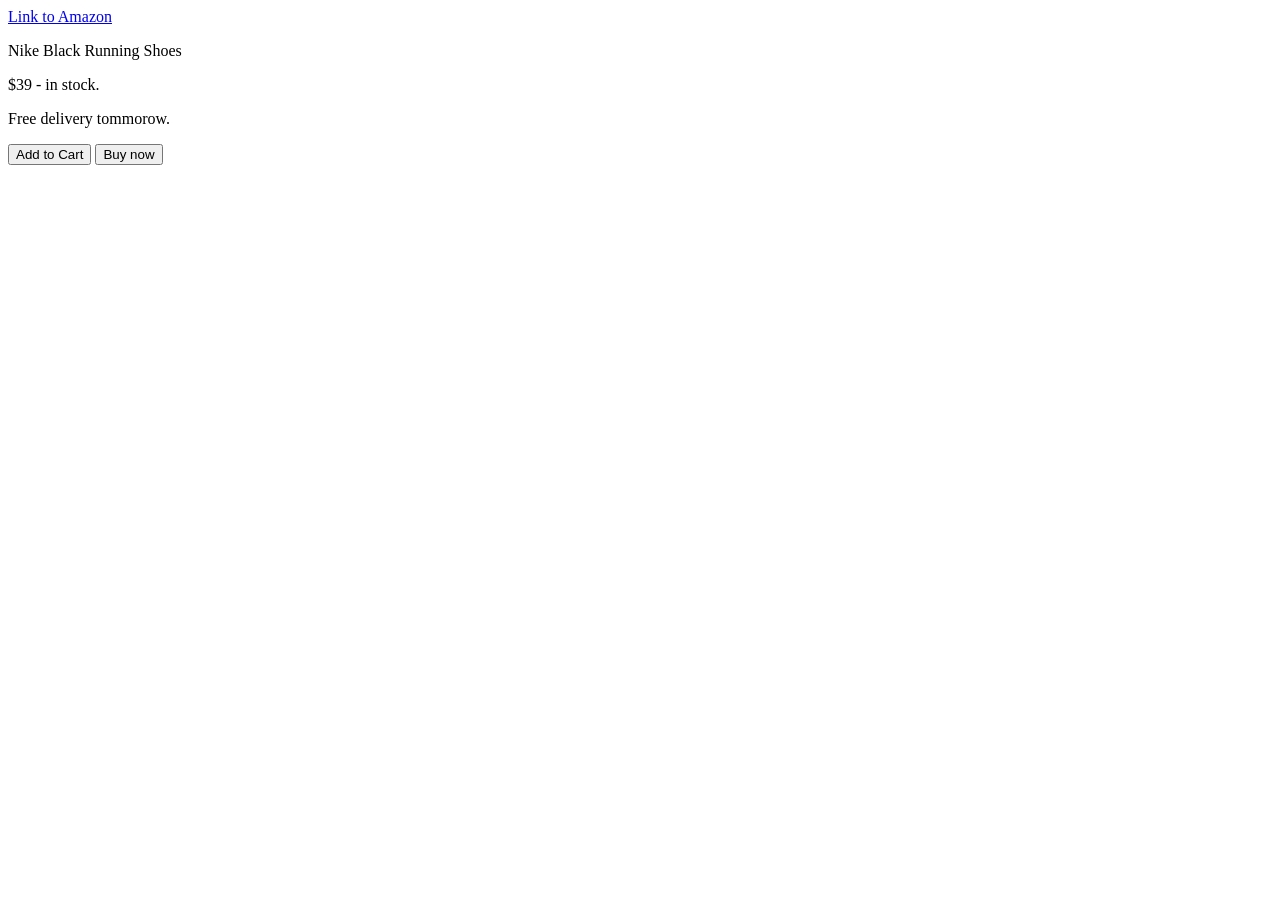
<file: Webb/intro-to-html/Index.html>
<!doctype html>
<html lang="sv">
<head>
    <meta charset="UTF-8">
    <title>Min hemsida</title>
</head>
<body>
    <a href="www.amazon.com">Link to Amazon</a>
    <p>Nike Black Running Shoes</p>
    <p>$39 - in stock.</p>
    <p>Free delivery tommorow.</p>
    <button>Add to Cart</button>
    <button>Buy now</button>
</body>
</html>
</file>
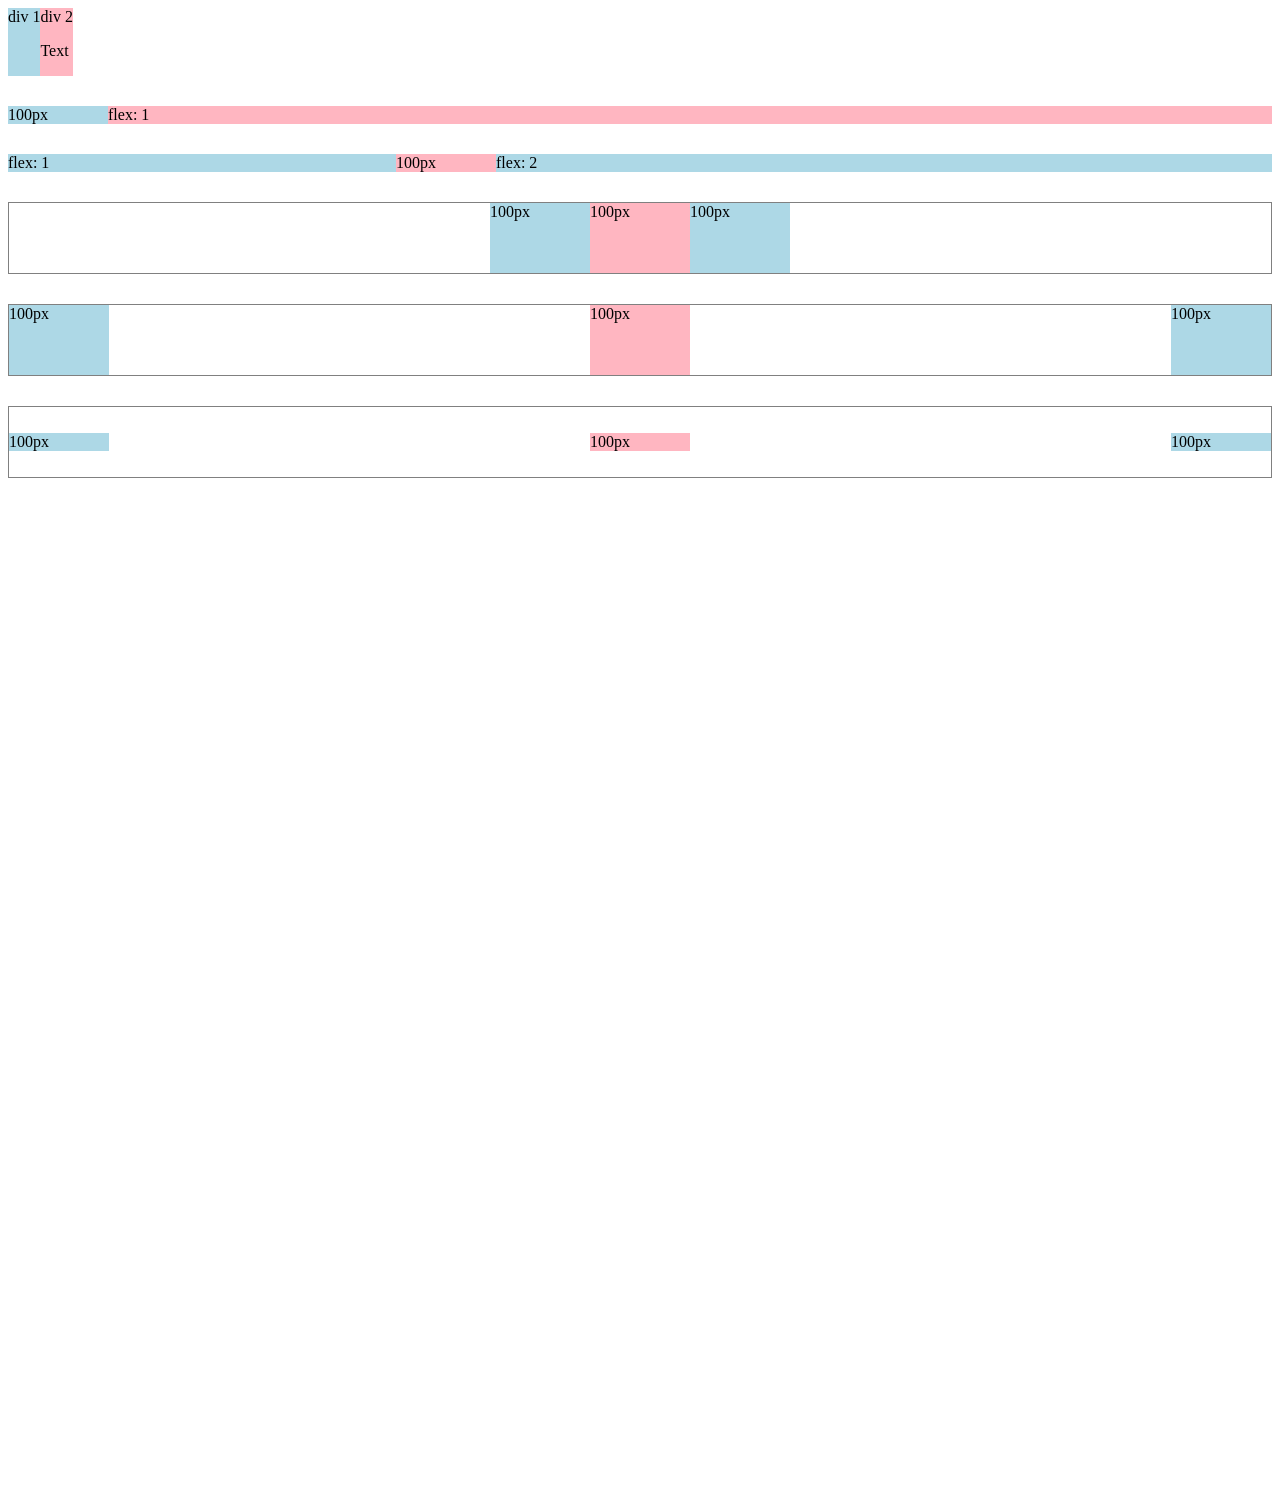
<file: Webb/flexbox.html>
<!doctype html>
<html lange="sv">
<head>
    <meta charset="UTF-8">
    <title>Flexbox Practice</title>
</head>
<body style="padding-bottom: 1000px;">
    <div style="
        display: flex;
        flex-direction: row;
        ">
        <div style="background-color: lightblue;">div 1</div>
        <div style="background-color: lightpink">div 2<p>Text</p></div>
    </div>

     <div style="
        margin-top: 30px;
        display: flex;
        flex-direction: row;
        ">
        <div style="background-color: lightblue;
        width: 100px;
        ">100px</div>
        <div style="background-color: lightpink; flex: 1;"> 
        flex: 1
        </div>
    </div>

    <div style="
        margin-top: 30px;
        display: flex;
        flex-direction: row;
        ">
       
        <div style="background-color: lightblue;
        flex: 1;"> 
        flex: 1</div>
        <div style="background-color: lightpink;
        width: 100px;
        ">100px</div>
        <div style="background-color: lightblue;
        flex: 2 ;
        ">flex: 2</div>
    </div>

    <div style="
        margin-top: 30px;
        height: 70px;
        border-width: 1px;
        border-style: solid;
        border-color: gray;
        display: flex;
        flex-direction: row;
        justify-content: center;
        ">
       
        <div style="background-color: lightblue;
        width: 100px;"> 
        100px</div>
        <div style="background-color: lightpink;
        width: 100px;
        ">100px</div>
        <div style="background-color: lightblue;
        width: 100px;
        ">100px</div>
    </div>

    <div style="
        margin-top: 30px;
        height: 70px;
        border-width: 1px;
        border-style: solid;
        border-color: gray;
        display: flex;
        flex-direction: row;
        justify-content: space-between;
        ">
       
        <div style="background-color: lightblue;
        width: 100px;"> 
        100px</div>
        <div style="background-color: lightpink;
        width: 100px;
        ">100px</div>
        <div style="background-color: lightblue;
        width: 100px;
        ">100px</div>
    </div>

     <div style="
        margin-top: 30px;
        height: 70px;
        border-width: 1px;
        border-style: solid;
        border-color: gray;
        display: flex;
        flex-direction: row;
        justify-content: space-between;
        align-items: center;
        ">
       
        <div style="background-color: lightblue;
        width: 100px;"> 
        100px</div>
        <div style="background-color: lightpink;
        width: 100px;
        ">100px</div>
        <div style="background-color: lightblue;
        width: 100px;
        ">100px</div>
</body>
</html>
</file>
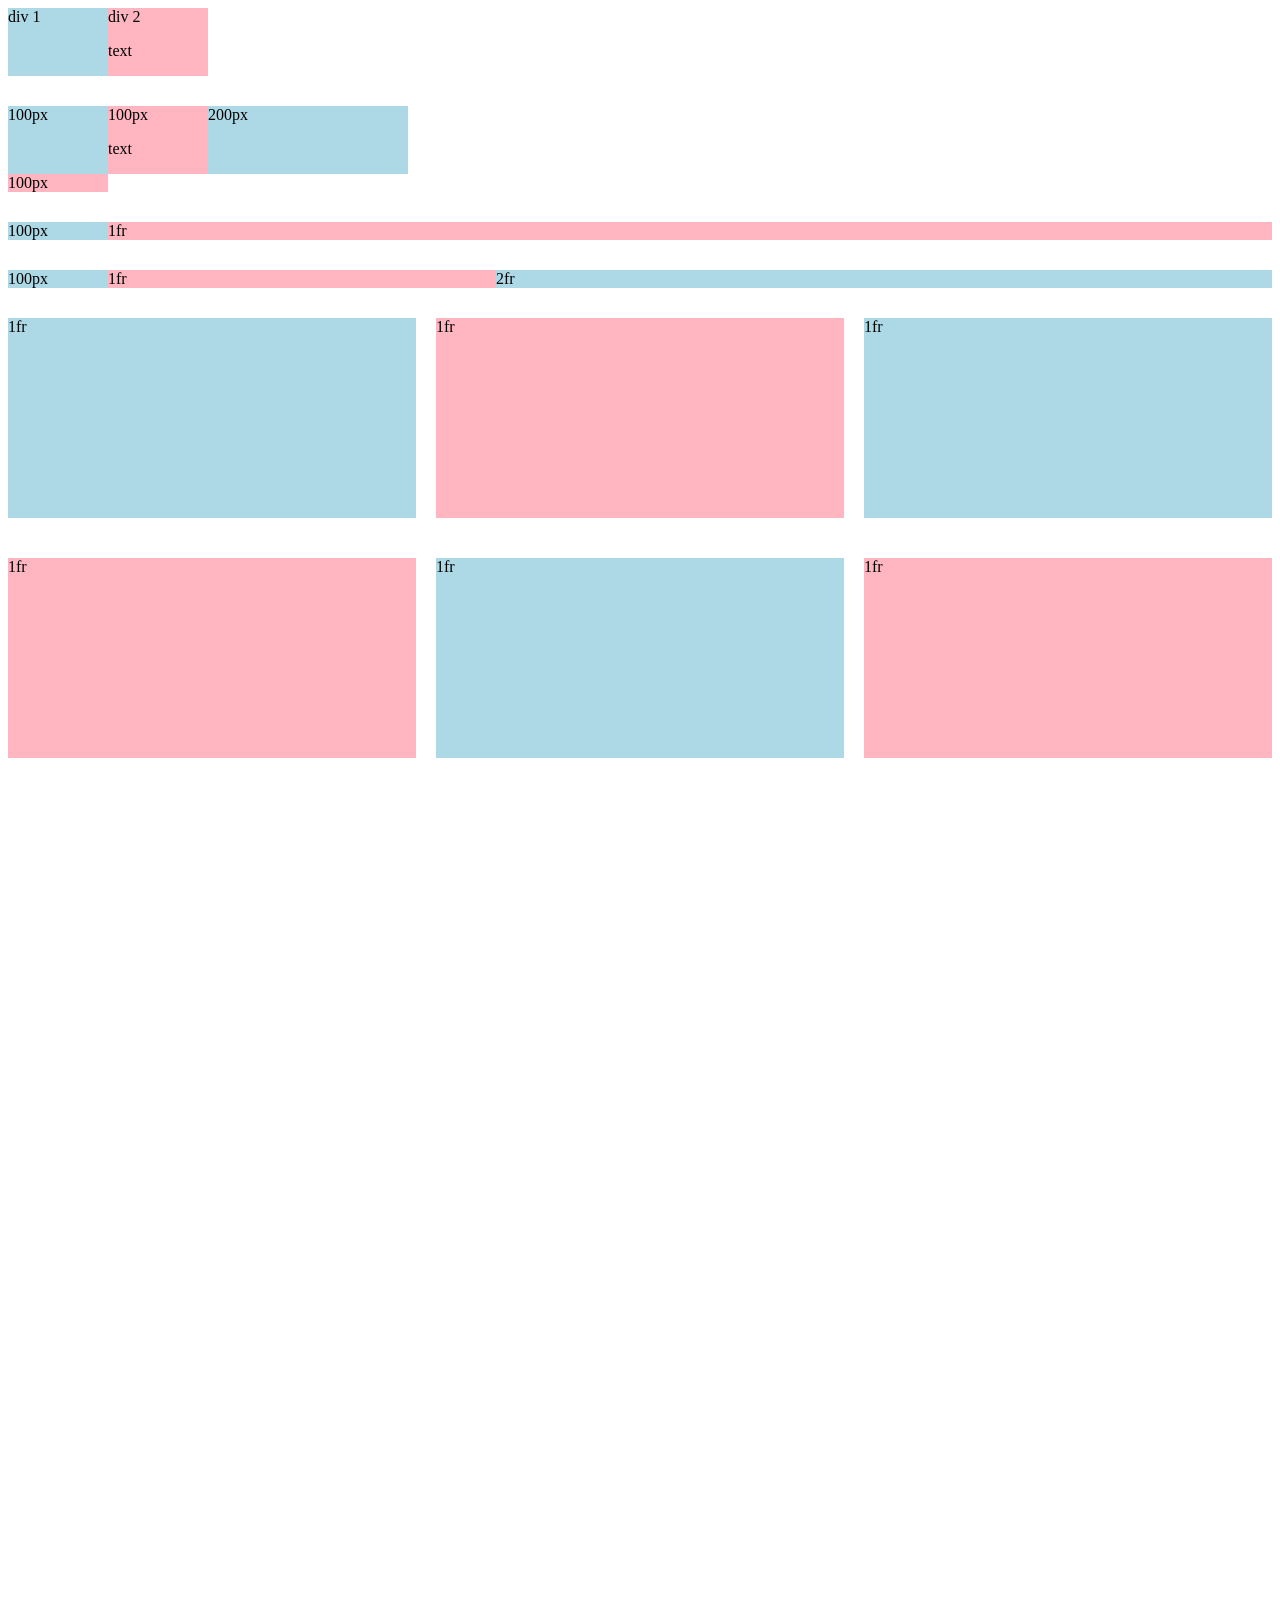
<file: Webb/grid.html>
<!DOCTYPE html>
<html lange="sv">
<head>
    <meta charset="UTF-8">
    <title>Grid Practice</title>
</head>
<body style="padding-bottom: 1000px;">
    <div style="
        display: grid;
        grid-template-columns: 100px 100px;
        ">
        <div style="background-color: lightblue;">div 1</div>
        <div style="background-color: lightpink;">div 2<p>text</p></div>
    </div>

    <div style="
        display: grid;
        grid-template-columns: 100px 100px 200px;
        margin-top: 30px;
        ">
        <div style="background-color: lightblue;">100px</div>
        <div style="background-color: lightpink;">100px<p>text</p></div>
        <div style="background-color: lightblue;">200px</div>
        <div style="background-color: lightpink;">100px</div>
    </div>

      <div style="
        display: grid;
        grid-template-columns: 100px 1fr;
        margin-top: 30px;
        ">
        <div style="background-color: lightblue;">100px</div>
        <div style="background-color: lightpink;">1fr</div>
    </div>

    <div style="
        display: grid;
        grid-template-columns: 100px 1fr 2fr;
        margin-top: 30px;
        ">
        <div style="background-color: lightblue;">100px</div>
        <div style="background-color: lightpink;">1fr</div>
        <div style="background-color: lightblue;">2fr</div>
    </div>

    <div style="
        display: grid;
        grid-template-columns: 1fr 1fr 1fr;
        margin-top: 30px;
        column-gap: 20px;
        row-gap: 40px;
        ">
        <div style="background-color: lightblue; height: 200px;">1fr</div>
        <div style="background-color: lightpink; height: 200px;">1fr</div>
        <div style="background-color: lightblue; height: 200px;">1fr</div>
        <div style="background-color: lightpink; height: 200px;">1fr</div>
        <div style="background-color: lightblue; height: 200px;">1fr</div>
        <div style="background-color: lightpink; height: 200px;">1fr</div>
    </div>
</body>

</html>
</file>
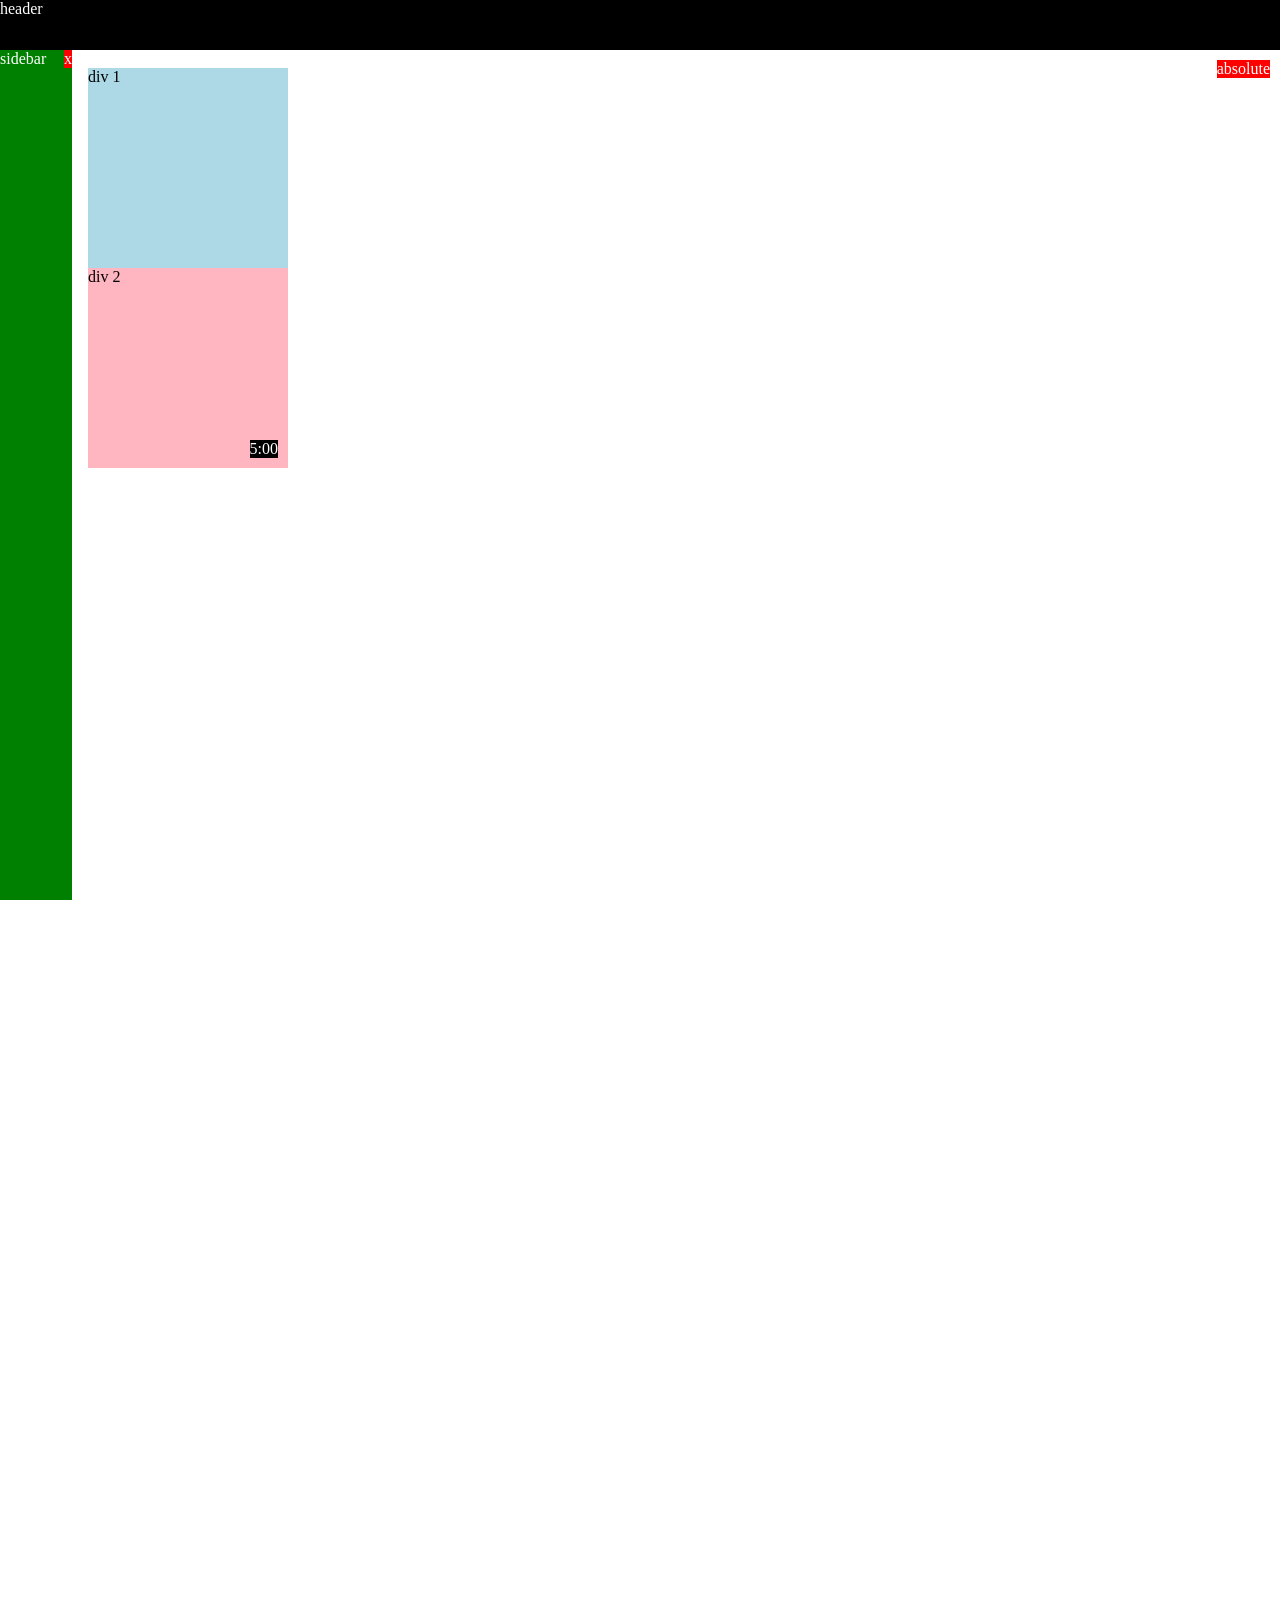
<file: Webb/position.html>
<!doctype html>
<html lang="sv">
    <head>
        <meta charset="UTF-8">
        <title>Position practice</title>
    </head>
    <body style="
        height: 3000px;
        padding-top: 60px;
        padding-left: 80px;
    ">
        <div style="
                background-color: black;
                color: white;
                position: fixed;
                top: 0px;
                left: 0px;
                right: 0px;
                height: 50px;
                z-index: 1;
            ">header</div>

        <div style="
            background-color: green;
            color: white;
            position: fixed;
            left: 0;
            bottom: 0;
            top: 50px;
            width: 72px;
        ">
            sidebar
        <div style="
            position: absolute;
            background-color: red;
            color: white;
            top: 0px;
            right: 0px;
        ">
            x
        </div>
        </div>

        <div style="
            position: absolute;
            background-color: red;
            color: white;
            top: 60px;
            right: 10px;
        ">
            absolute
        </div>

        <div style="
            background-color: lightblue;
            height: 200px;
            width: 200px;
            position: static;

            ">div 1</div>
        <div style="
            background-color: lightpink;
            height: 200px;
            width: 200px;
            position: relative;
        ">
        div 2
         <div style="
            position: absolute;
            background-color: black;
            color: white;
            bottom: 10px;
            right: 10px;
        ">
            5:00
        </div>
    </div>
    </body>
</html>
</file>
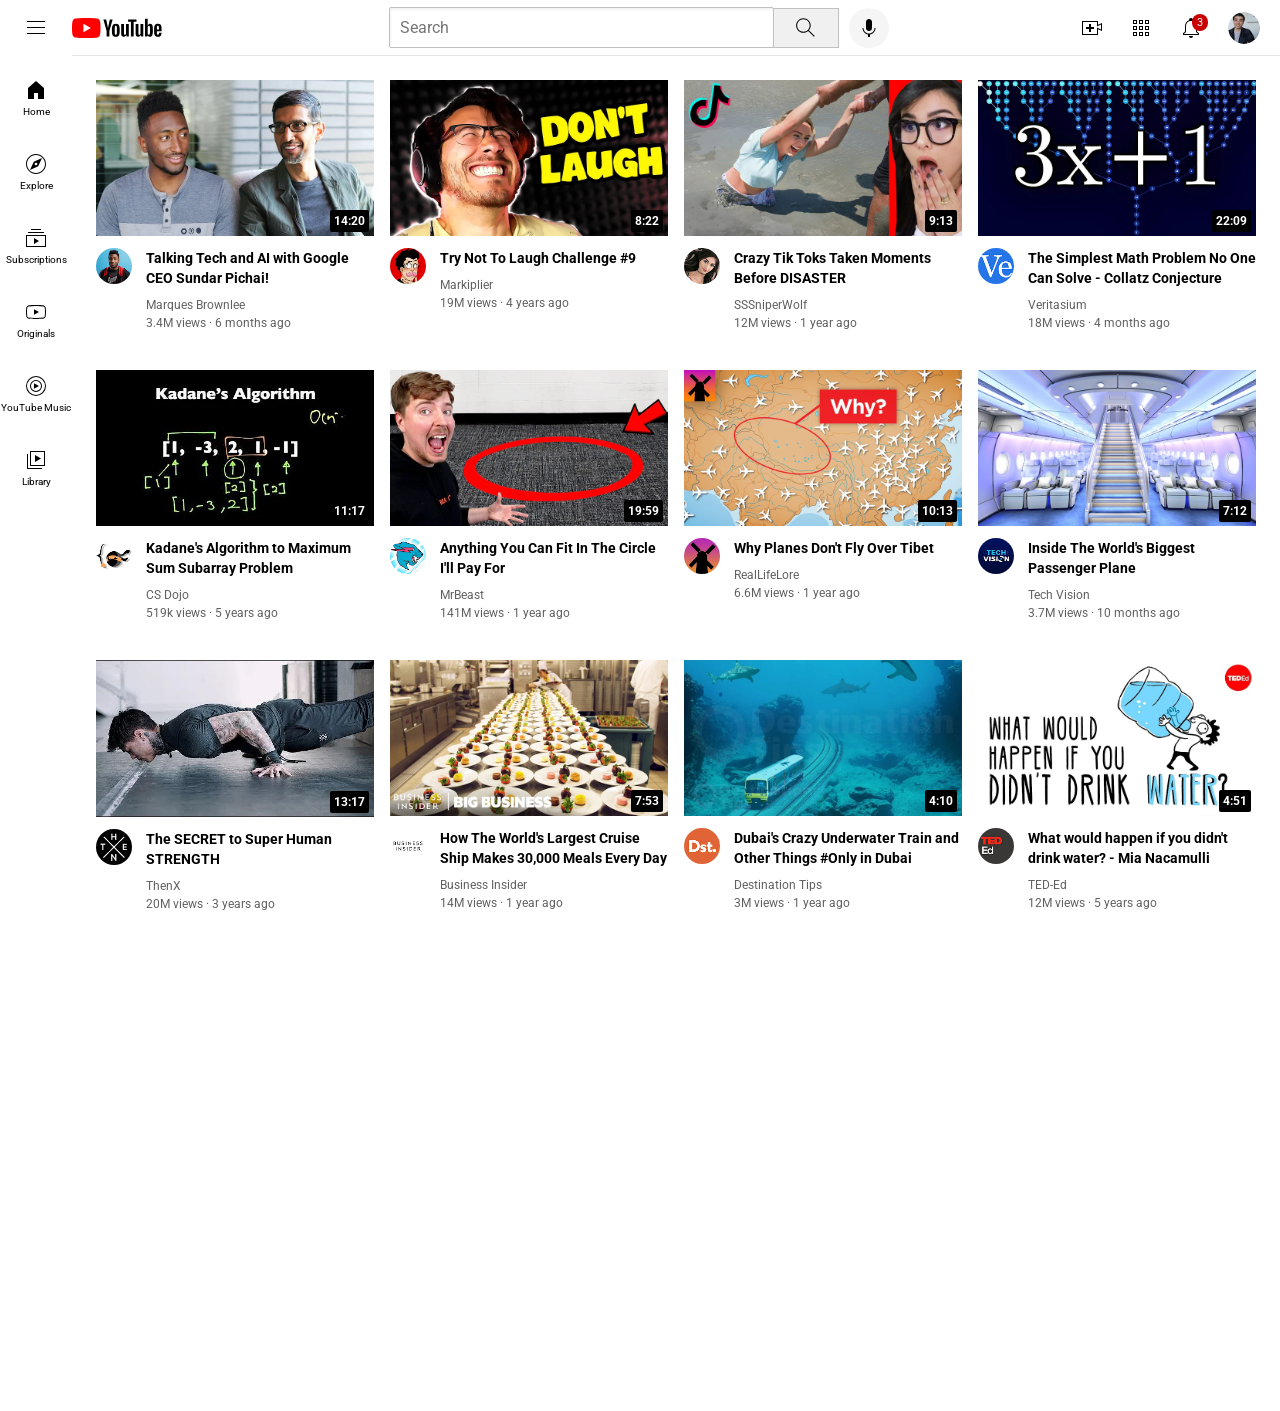
<file: Webb/youtube.html>
<!doctype html>
<html lange="sv">
<head>
    <meta charset="UTF-8">
    <title>YouTube.com Clone</title>
    <link href="styles/general.css" rel="stylesheet">
    <link href="styles/video.css" rel="stylesheet">
    <link href="styles/header.css" rel="stylesheet">
    <link href="styles/sidebar.css" rel="stylesheet">

    <link rel="preconnect" href="https://fonts.googleapis.com">
    <link rel="preconnect" href="https://fonts.gstatic.com" crossorigin>
    <link href="https://fonts.googleapis.com/css2?family=Roboto:ital,wght@400;500;700&display=swap" rel="stylesheet">
</head>
<body>
    <header class="header">
        <div class="left-section">
            <img class="hamburger-menu" src="icons/hamburger-menu.svg">
            <img class="youtube-logo" src="icons/youtube-logo.svg">
        </div>
        <div class="middle-section">
            <input class="search-bar" type="text" placeholder="Search">
            <button class="search-button">
                <img class="search-icon" src="icons/search.svg">
                <div class="tooltip">Search</div>
            </button>
            <button class="voice-search-button">
                <img class="voice-search-icon" src="icons/voice-search-icon.svg">
                <div class="tooltip">Search with your voice</div>
            </button>
        </div>
        <div class="right-section">
            <div class="upload-icon-container">
                  <img class="upload-icon" src="icons/upload.svg">
                  <div class="tooltip">Create</div>
            </div>
            <div class="youtube-apps-icon-container">
                  <img class="youtube-apps-icon" src="icons/youtube-apps.svg">
                  <div class="tooltip">YouTube apps</div>
            </div>
            <div class="notifications-icon-container">
                 <img class="notifications-icon" src="icons/notifications.svg">
                 <div class="notifications-count">3</div>
                 <div class="tooltip">Notifications</div>
            </div>
            <img class="current-user-picture" src="channel-pictures/my-channel.jpeg">
        </div>
    </header>

    <nav class="sidebar">
        <div class="sidebar-link">
            <img src="icons/home.svg">
            <div>Home</div>
        </div>
        <div class="sidebar-link">
            <img src="icons/explore.svg">
            <div>Explore</div>
        </div>
        <div class="sidebar-link">
            <img src="icons/subscriptions.svg">
            <div>Subscriptions</div>
        </div>
        <div class="sidebar-link">
            <img src="icons/originals.svg">
            <div>Originals</div>
        </div>
        <div class="sidebar-link">
            <img src="icons/youtube-music.svg">
            <div>YouTube Music</div>
        </div>
        <div class="sidebar-link">
            <img src="icons/library.svg">
            <div>Library</div>
        </div>
    </nav>

    <main>
        <section class="video-grid">
<div class="video-preview"> 
        <div class="thumbnail-row">
            <a href="https://www.youtube.com/watch?v=n2RNcPRtAiY"><img class="thumbnail" src="thumbnails/thumbnail-1.webp"></a>
            <div class="video-time">14:20</div>
        </div>
        <div class="video-info-grid">  
        <div class="channel-picture"> 
            <a href="https://www.youtube.com/c/mkbhd"><img class="profile-picture" src="channel-pictures/channel-1.jpeg"></a>
        </div>
        <div class="video-info">
            <p class="video-title">Talking Tech and AI with Google CEO Sundar Pichai!</p>
            <p class="video-author">Marques Brownlee</p>
            <p class="video-stats">3.4M views &#183; 6 months ago</p>
        </div>
        </div>
    </div>

    <div class="video-preview"> 
        <div class="thumbnail-row">
            <a href="https://www.youtube.com/watch?v=mP0RAo9SKZk"><img class="thumbnail" src="thumbnails/thumbnail-2.webp"></a>
            <div class="video-time">8:22</div>
        </div>
        <div class="video-info-grid">  
        <div class="channel-picture"> 
            <a href="https://www.youtube.com/c/markiplier"><img class="profile-picture" src="channel-pictures/channel-2.jpeg"></a>
        </div>
        <div class="video-info">
            <p class="video-title">Try Not To Laugh Challenge #9</p>
            <p class="video-author">Markiplier</p>
            <p class="video-stats">19M views &#183; 4 years ago</p>
        </div>
        </div>
    </div>

<div class="video-preview"> 
        <div class="thumbnail-row">
            <a href="https://www.youtube.com/watch?v=FgjPQQeTh1w"><img class="thumbnail" src="thumbnails/thumbnail-3.webp"></a>
            <div class="video-time">9:13</div>
        </div>
        <div class="video-info-grid">  
        <div class="channel-picture"> 
            <a href="https://www.youtube.com/user/SSSniperWolf"><img class="profile-picture" src="channel-pictures/channel-3.jpeg"></a>
        </div>
        <div class="video-info">
            <p class="video-title">Crazy Tik Toks Taken Moments Before DISASTER</p>
            <p class="video-author">SSSniperWolf</p>
            <p class="video-stats">12M views &#183; 1 year ago</p>
        </div>
        </div>
    </div>

    <div class="video-preview"> 
        <div class="thumbnail-row">
            <a href="https://www.youtube.com/watch?v=094y1Z2wpJg"><img class="thumbnail" src="thumbnails/thumbnail-4.webp"></a>
            <div class="video-time">22:09</div>
        </div>
        <div class="video-info-grid">  
        <div class="channel-picture"> 
            <a href="https://www.youtube.com/c/veritasium"><img class="profile-picture" src="channel-pictures/channel-4.jpeg"></a>
        </div>
        <div class="video-info">
            <p class="video-title">The Simplest Math Problem No One Can Solve - Collatz Conjecture</p>
            <p class="video-author">Veritasium</p>
            <p class="video-stats">18M views &#183; 4 months ago</p>
        </div>
        </div>
    </div>

    <div class="video-preview"> 
        <div class="thumbnail-row">
            <a href="https://www.youtube.com/watch?v=86CQq3pKSUw"><img class="thumbnail" src="thumbnails/thumbnail-5.webp"></a>
            <div class="video-time">11:17</div>
        </div>
        <div class="video-info-grid">  
        <div class="channel-picture"> 
            <a href="https://www.youtube.com/c/CSDojo"><img class="profile-picture" src="channel-pictures/channel-5.jpeg"></a>
        </div>
        <div class="video-info">
            <p class="video-title">Kadane's Algorithm to Maximum Sum Subarray Problem</p>
            <p class="video-author">CS Dojo</p>
            <p class="video-stats">519k views &#183; 5 years ago</p>
        </div>
        </div>
    </div>

    <div class="video-preview"> 
        <div class="thumbnail-row">
            <a href="https://www.youtube.com/watch?v=yXWw0_UfSFg"><img class="thumbnail" src="thumbnails/thumbnail-6.webp"></a>
            <div class="video-time">19:59</div>
        </div>
        <div class="video-info-grid">  
        <div class="channel-picture"> 
            <a href="https://www.youtube.com/channel/UCX6OQ3DkcsbYNE6H8uQQuVA"><img class="profile-picture" src="channel-pictures/channel-6.jpeg"></a>
        </div>
        <div class="video-info">
            <p class="video-title">Anything You Can Fit In The Circle I'll Pay For</p>
            <p class="video-author">MrBeast</p>
            <p class="video-stats">141M views &#183; 1 year ago</p>
        </div>
        </div>
    </div>

    <div class="video-preview"> 
        <div class="thumbnail-row">
            <a href="https://www.youtube.com/watch?v=n2RNcPRtAiY"><img class="thumbnail" src="thumbnails/thumbnail-7.webp"></a>
            <div class="video-time">10:13</div>
        </div>
        <div class="video-info-grid">  
        <div class="channel-picture"> 
            <a href="https://www.youtube.com/c/mkbhd"><img class="profile-picture" src="channel-pictures/channel-7.jpeg"></a>
        </div>
        <div class="video-info">
            <p class="video-title">Why Planes Don't Fly Over Tibet</p>
            <p class="video-author">RealLifeLore</p>
            <p class="video-stats">6.6M views &#183; 1 year ago</p>
        </div>
        </div>
    </div>

    <div class="video-preview"> 
        <div class="thumbnail-row">
            <a href="https://www.youtube.com/watch?v=n2RNcPRtAiY"><img class="thumbnail" src="thumbnails/thumbnail-8.webp"></a>
            <div class="video-time">7:12</div>
        </div>
        <div class="video-info-grid">  
        <div class="channel-picture"> 
            <a href="https://www.youtube.com/c/mkbhd"><img class="profile-picture" src="channel-pictures/channel-8.jpeg"></a>
        </div>
        <div class="video-info">
            <p class="video-title">Inside The World's Biggest Passenger Plane</p>
            <p class="video-author">Tech Vision</p>
            <p class="video-stats">3.7M views &#183; 10 months ago</p>
        </div>
        </div>
    </div>

    <div class="video-preview"> 
        <div class="thumbnail-row">
            <a href="https://www.youtube.com/watch?v=n2RNcPRtAiY"><img class="thumbnail" src="thumbnails/thumbnail-9.webp"></a>
            <div class="video-time">13:17</div>
        </div>
        <div class="video-info-grid">  
        <div class="channel-picture"> 
            <a href="https://www.youtube.com/c/mkbhd"><img class="profile-picture" src="channel-pictures/channel-9.jpeg"></a>
        </div>
        <div class="video-info">
            <p class="video-title">The SECRET to Super Human STRENGTH</p>
            <p class="video-author">ThenX</p>
            <p class="video-stats">20M views &#183; 3 years ago</p>
        </div>
        </div>
    </div>

    <div class="video-preview"> 
        <div class="thumbnail-row">
            <a href="https://www.youtube.com/watch?v=n2RNcPRtAiY"><img class="thumbnail" src="thumbnails/thumbnail-10.webp"></a>
            <div class="video-time">7:53</div>
        </div>
        <div class="video-info-grid">  
        <div class="channel-picture"> 
            <a href="https://www.youtube.com/c/mkbhd"><img class="profile-picture" src="channel-pictures/channel-10.jpeg"></a>
        </div>
        <div class="video-info">
            <p class="video-title">How The World's Largest Cruise Ship Makes 30,000 Meals Every Day</p>
            <p class="video-author">Business Insider</p>
            <p class="video-stats">14M views &#183; 1 year ago</p>
        </div>
        </div>
    </div>

    <div class="video-preview"> 
        <div class="thumbnail-row">
            <a href="https://www.youtube.com/watch?v=n2RNcPRtAiY"><img class="thumbnail" src="thumbnails/thumbnail-11.webp"></a>
            <div class="video-time">4:10</div>
        </div>
        <div class="video-info-grid">  
        <div class="channel-picture"> 
            <a href="https://www.youtube.com/c/mkbhd"><img class="profile-picture" src="channel-pictures/channel-11.jpeg"></a>
        </div>
        <div class="video-info">
            <p class="video-title">Dubai's Crazy Underwater Train and Other Things #Only in Dubai</p>
            <p class="video-author">Destination Tips</p>
            <p class="video-stats">3M views &#183; 1 year ago</p>
        </div>
        </div>
    </div>

    <div class="video-preview"> 
        <div class="thumbnail-row">
            <a href="https://www.youtube.com/watch?v=n2RNcPRtAiY"><img class="thumbnail" src="thumbnails/thumbnail-12.webp"></a>
            <div class="video-time">4:51</div>
        </div>
        <div class="video-info-grid">  
        <div class="channel-picture"> 
            <a href="https://www.youtube.com/c/mkbhd"><img class="profile-picture" src="channel-pictures/channel-12.jpeg"></a>
        </div>
        <div class="video-info">
            <p class="video-title">What would happen if you didn't drink water? - Mia Nacamulli</p>
            <p class="video-author">TED-Ed</p>
            <p class="video-stats">12M views &#183; 5 years ago</p>
        </div>
        </div>
    </div>
   </section>
  </main>   
 </body>
</html>
</file>
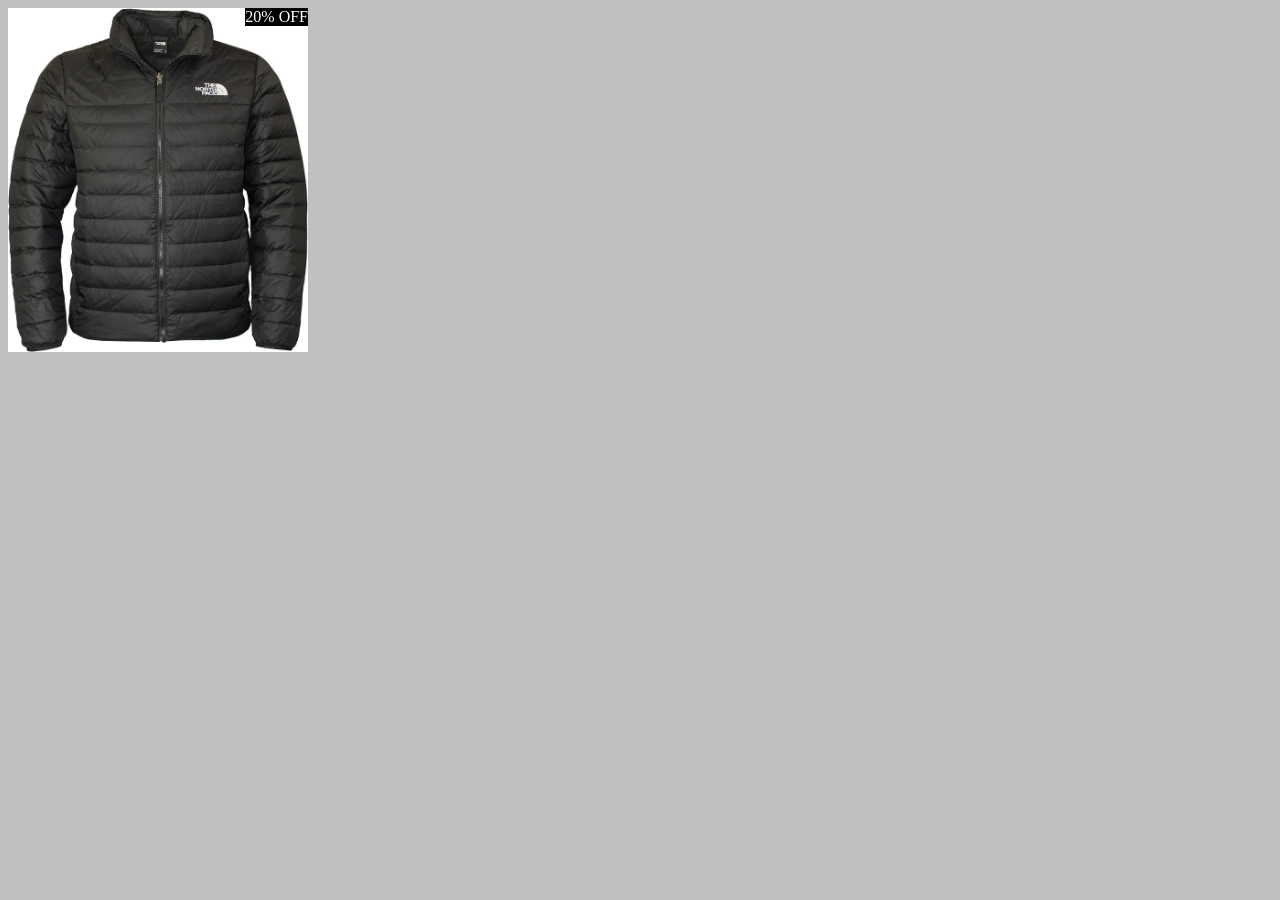
<file: Webb/exercises/öva.html>
<!doctype html>
<html lang="sv">
<head>
    <meta charset="UTF-8">
    <title>Jacket exercice</title>
    <link href="öva.css" rel="stylesheet">
</head>
<body>
    <div class="container">
        <div>
            <div class="jacket-container">
                <img class="jacket" src="jacket.jpeg">
                <div class="price">20% OFF</div>
            </div>
        </div>
    </div>
</body>
</html>
</file>
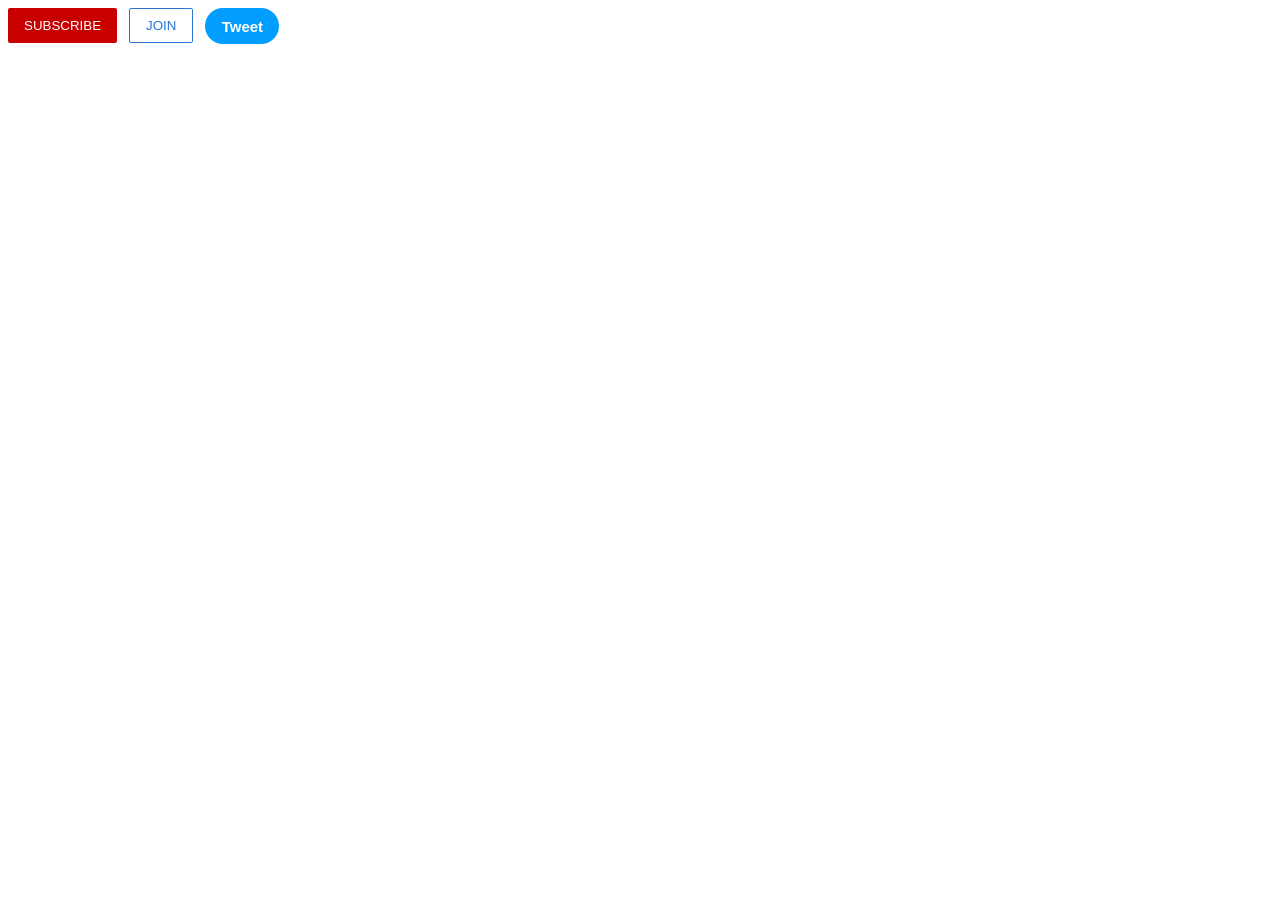
<file: Webb/intro-to-html/button.html>
<!doctype html>
<html lange="sv">
<head>
    <meta charset="UTF-8">
    <title>Buttons</title>
    <link href="button.css" rel="stylesheet">
</head>
<body>
    <button class="subscribe-button">SUBSCRIBE</button>
    <button class="join-button">JOIN</button>
    <button class="tweet-button">Tweet</button>
</body>
</html>
</file>
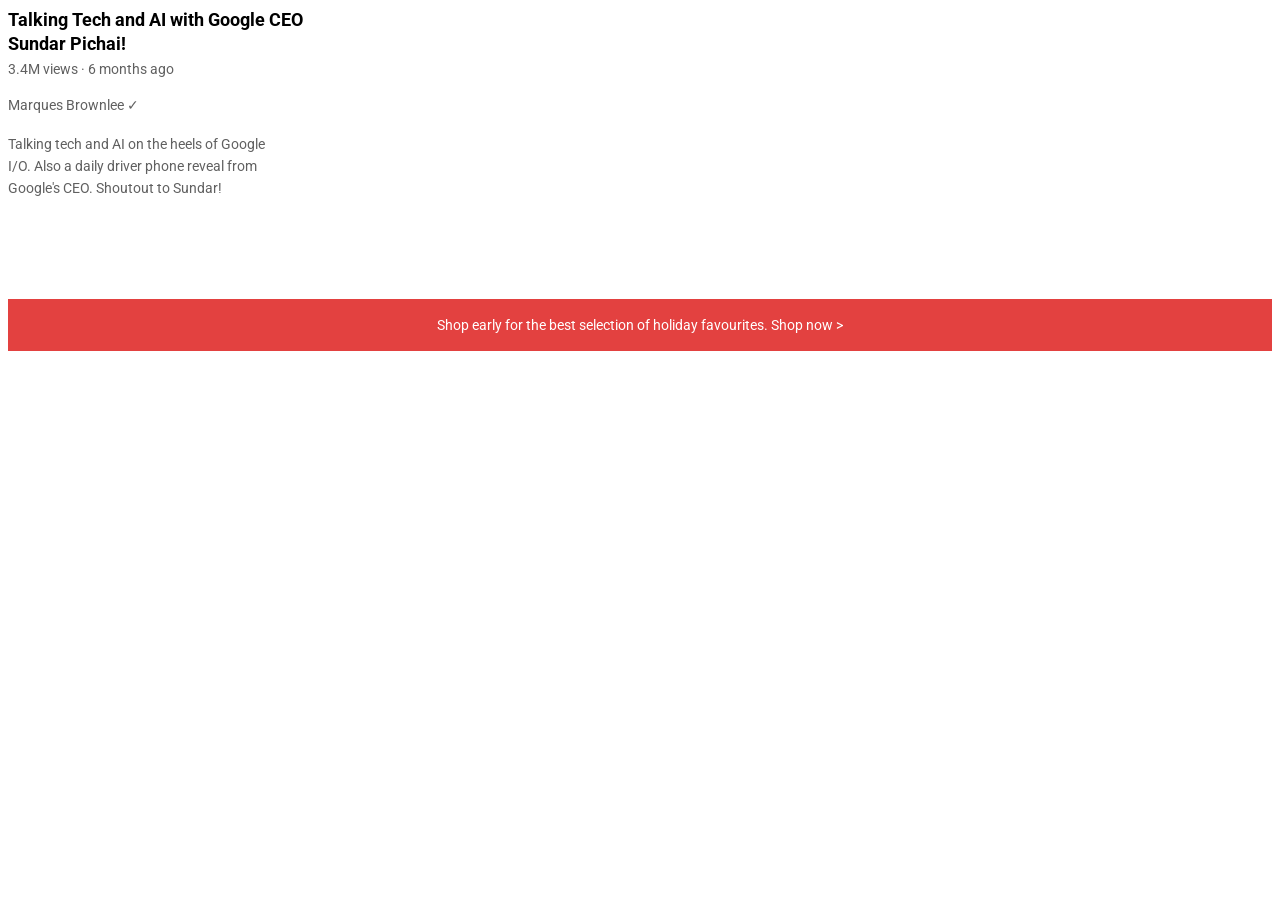
<file: Webb/intro-to-html/text.html>
<!doctype html>
<html lange="sv">
<head>
    <meta charset="UTF-8">
    <title>Text</title>
    <link href="text.css" rel="stylesheet">

    <link rel="preconnect" href="https://fonts.googleapis.com">
    <link rel="preconnect" href="https://fonts.gstatic.com" crossorigin>
    <link href="https://fonts.googleapis.com/css2?family=Roboto:wght@400;700&display=swap" rel="stylesheet">
</head>
<body>
    <p class="video-title">Talking Tech and AI with Google CEO Sundar Pichai!</p>
    <p class="video-stats">3.4M views &#183; 6 months ago</p>
    <p class="video-author">Marques Brownlee &#10003; </p>
    <p class="video-description">Talking tech and AI on the heels of Google I/O. Also a daily driver phone reveal from Google's CEO. Shoutout to Sundar!</p>
    <p class="apple-text">Shop early for the best selection of holiday favourites. <span class="shop-link">Shop now &#62;</span></p>
</body>
</html>
</file>
<file: Webb/styles/general.css>
p {
    font-family: Roboto, Arial; 
    margin-top: 0;
    margin-bottom: 0;
}

body {
    font-family: Roboto, Arial;
    margin: 0;
    padding-top: 80px;
    padding-left: 96px;
    padding-right: 24px;
    margin-bottom: 500px;
}
</file>
<file: Webb/styles/video.css>
.thumbnail {
    width: 100%; 
} 

.video-title {
    margin-top: 0;
    font-size: 14px;
    font-weight: bold; 
    line-height: 20px;
    margin-bottom: 10px;
}

.video-info-grid {
    display: grid;
    grid-template-columns: 50px 1fr;
}

.profile-picture {
    width: 36px; 
    border-radius: 50px;
}

.thumbnail-row {
    margin-bottom: 8px; 
    position: relative; 
}

.video-author,.video-stats {
    font-size: 12px;
    color: rgb(96,96,96);
}

.video-author {
    margin-bottom: 4px;
}

.video-grid {
    display: grid;
    grid-template-columns: 1fr 1fr 1fr;
    column-gap: 16px;
    row-gap: 40px;
}

@media (max-width: 750px) {
    .video-grid {
        grid-template-columns: 1fr 1fr;
    }
}

@media (min-width: 751px) and (max-width: 999px) {
    
}

@media (min-width: 1000px) {
    .video-grid {
        grid-template-columns: 1fr 1fr 1fr 1fr;
    }
}



.video-time {
    font-size: 12px;
    font-weight: bold;
    padding: 4px;
    border-radius: 2px;
    background-color: black;
    color: white;
    position: absolute;
    bottom: 8px;
    right: 5px;
}
</file>
<file: Webb/styles/header.css>
.header {
    height: 55px;
    display: flex;
    flex-direction: row;
    justify-content: space-between;

    position: fixed;
    top: 0;
    left: 0;
    right: 0;
    z-index: 100;

    background-color: white;
    border-bottom-width: 1px;
    border-bottom-style: solid;
    border-bottom-color: rgb(228,228,228);
}

.left-section {
    display: flex;
    align-items: center;
}

.hamburger-menu {
    height: 24px;
    margin-left: 24px;
    margin-right: 24px;
}

.youtube-logo {
    height: 20px;
}

.middle-section {
    flex: 1;
    margin-left: 70px;
    margin-right: 35px;
    max-width: 500px;
    display: flex;
    align-items: center;
    width: 0;
}

.search-bar {
    flex: 1;
    height: 36.5px;
    padding-left: 10px;
    font-size: 16px;
    border: 1px solid rgb(192,192,192);
    border-radius: 2px;
    box-shadow: inset 1px 2px 3px rgba(0,0,0,0.05);
}

.search-bar::placeholder {
    font-family: Roboto, Arial;
    font-size: 16px;
}

.search-button {
    height: 40px;
    width: 66px;
    background-color: rgb(240,240,240);
    border-width: 1px;
    border-style: solid;
    border-color: rgb(192,192,192);
    margin-left: -1px;
    margin-right: 10px;
}

.search-button,
.voice-search-button,
.upload-icon-container,
.youtube-apps-icon-container,
.notifications-icon-container {
    display: flex;
    justify-content: center;
    align-items: center;
    position: relative;
}

.search-button .tooltip,
.voice-search-button .tooltip,
.upload-icon-container .tooltip,
.youtube-apps-icon-container .tooltip,
.notifications-icon-container .tooltip {
    font-family: Roboto, Arial;
    position: absolute;
    background-color: gray;
    color: white;
    padding-top: 4px;
    padding-bottom: 4px;
    padding-left: 8px;
    padding-right: 8px;
    border-radius: 2px;
    font-size: 12px;
    bottom: -30px;
    opacity: 0;
    transition: opacity 0.15s;
    pointer-events: none;
    white-space: nowrap;
}

.search-button:hover .tooltip,
.voice-search-button:hover .tooltip,
.upload-icon-container:hover .tooltip,
.youtube-apps-icon-container:hover .tooltip,
.notifications-icon-container:hover .tooltip {
    opacity: 1;
}

.tooltip {
    z-index: 300;
}

.search-icon {
    height: 25px;
}

.voice-search-button {
    height: 40px;
    width: 40px;
    border-radius: 20px;
    border: none;
    background-color: rgb(245, 245, 245);
}

.voice-search-icon {
    height: 24px;
}

.right-section {
    width: 180px;
    display: flex;
    align-items: center;
    justify-content: space-between;
    margin-right: 20px;
    flex-shrink: 0;
}

.upload-icon {
    height: 24px;
}

.youtube-apps-icon {
    height: 24px;
}

.notifications-icon {
    height: 24px;
}

.notifications-icon-container {
    position: relative;
}

.notifications-count {
    position: absolute;
    top: -2px;
    right: -5px;
    background-color: rgb(200,0,0);
    color: white;
    font-family: Roboto, Arial;
    font-size: 11px;
    padding-left: 5px;
    padding-right: 5px;
    padding-top: 2px;
    padding-bottom: 2px;
    border-radius: 10px;
}

.current-user-picture {
    height: 32px;
    border-radius: 16px;
}
</file>
<file: Webb/styles/sidebar.css>
.sidebar {
    position: fixed; 
    left: 0;
    bottom: 0;
    top: 55px;
    background-color: white;
    width: 72px;
    z-index: 200;
    padding-top: 5px;
}

.sidebar-link {
    height: 74px;
    display: flex;
    justify-content: center;
    align-items: center;
    flex-direction: column;
    cursor: pointer;
}

.sidebar-link:hover {
    background-color: rgb(235,235,235);
}

.sidebar-link img {
    height: 24px;
    margin-bottom: 4px;
}

.sidebar-link div{
    font-family: Roboto, Arial;
    font-size: 10px;
}
</file>
<file: Webb/exercises/öva.css>
body {
    background-color: rgb(192, 192, 192);
}

.container {
    display:grid;
}

.jacket {
    width: 300px;
}

.jacket-container {
    position: relative;
    display: inline-block;
}

.price {
    position: absolute;
    top: 0;
    right: 0;
    background-color: black;
    color:white;
}
</file>
<file: Webb/intro-to-html/button.css>
.subscribe-button {
    background-color:rgb(200,0,0);
    color: white;
    border: none;
    padding-top:10px;
    padding-bottom:10px;
    padding-left:16px;
    padding-right:16px;
    border-radius:2px;
    cursor: pointer;
    margin-right:8px;
    transition: opacity 0.15s;
    vertical-align:top; 
}

.subscribe-button:hover {
    opacity:0.8;
}

.subscribe-button:active{
   opacity:0.5;
}

.join-button {
    background-color:white;
    border-color:rgb(41,118,211);
    border-style:solid;
    border-width:1px;
    color:rgb(41,118,211);
    padding-top:9px;
    padding-bottom:9px;
    padding-left:16px;
    padding-right:16px;
    border-radius:2px;
    cursor:pointer;
    margin-right:8px;
    transition: background-color 0.15s, color 0.15s
}

.join-button:hover {
    background-color:rgb(41,118,211);
    color: white;
}

.join-button:active {
    opacity:0.7;
}


.tweet-button {
    background-color:rgb(2,158,255);
    color:white;
    height:36px;
    width:74px;
    border:none;
    border-radius:18px;
    cursor:pointer;
    font-weight:bold;
    font-size:15px;
    transition: box-shadow 0.15s;
    vertical-align:top;
}

.tweet-button:hover {
    box-shadow: 5px 5px 10px rgba(0,0,0,0.15);
}
</file>
<file: Webb/intro-to-html/text.css>
p {
    font-family: Roboto;
    margin-top: 0px;
    margin-bottom: 0px; 
}

.video-title {
    font-size: 18px;
    font-weight: Bold;
    width: 300px; 
    line-height: 24px;
    margin-bottom: 5px;
}

.video-stats {
    font-size: 14px; 
    color: rgb(96, 96, 96);
    margin-top: 0;
    margin-bottom: 20px;
}

.video-author {
    color: rgb(96, 96, 96);
    font-size: 14px; 
    margin-top: 0px;
    margin-bottom: 20px;
}

.video-description {
    color: rgb(96, 96, 96);
    font-size: 14px; 
    width: 280px; 
    line-height: 22px; 
    margin-top: 0px;
    margin-bottom: 100px; 
}

.apple-text {
    margin-bottom: 50px; 
    font-size: 14px; 
    background-color: rgb(227, 65, 64);
    color: white;
    text-align: center;
    padding-top: 18px;
    padding-bottom: 18px; 
}

.shop-link {
    cursor:pointer; 
}

.shop-link:hover {
    text-decoration: underline;
}
</file>
